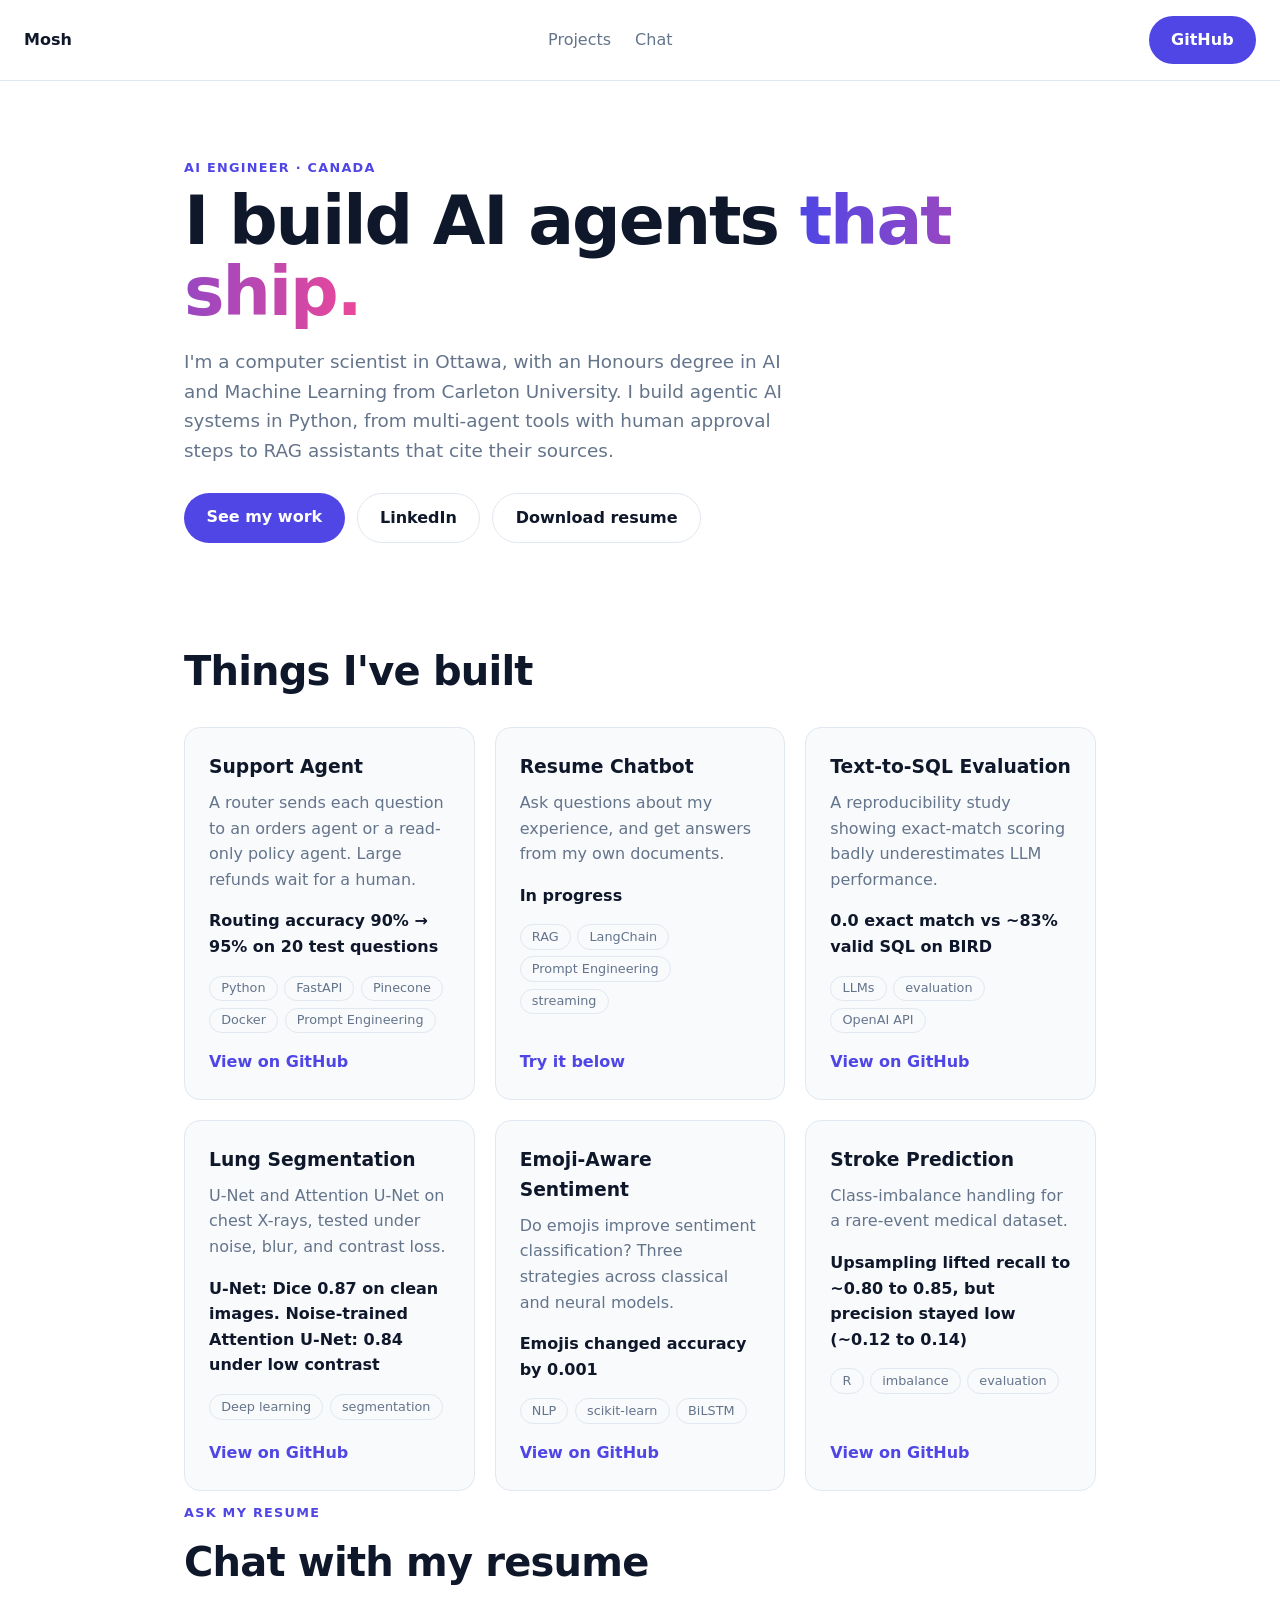
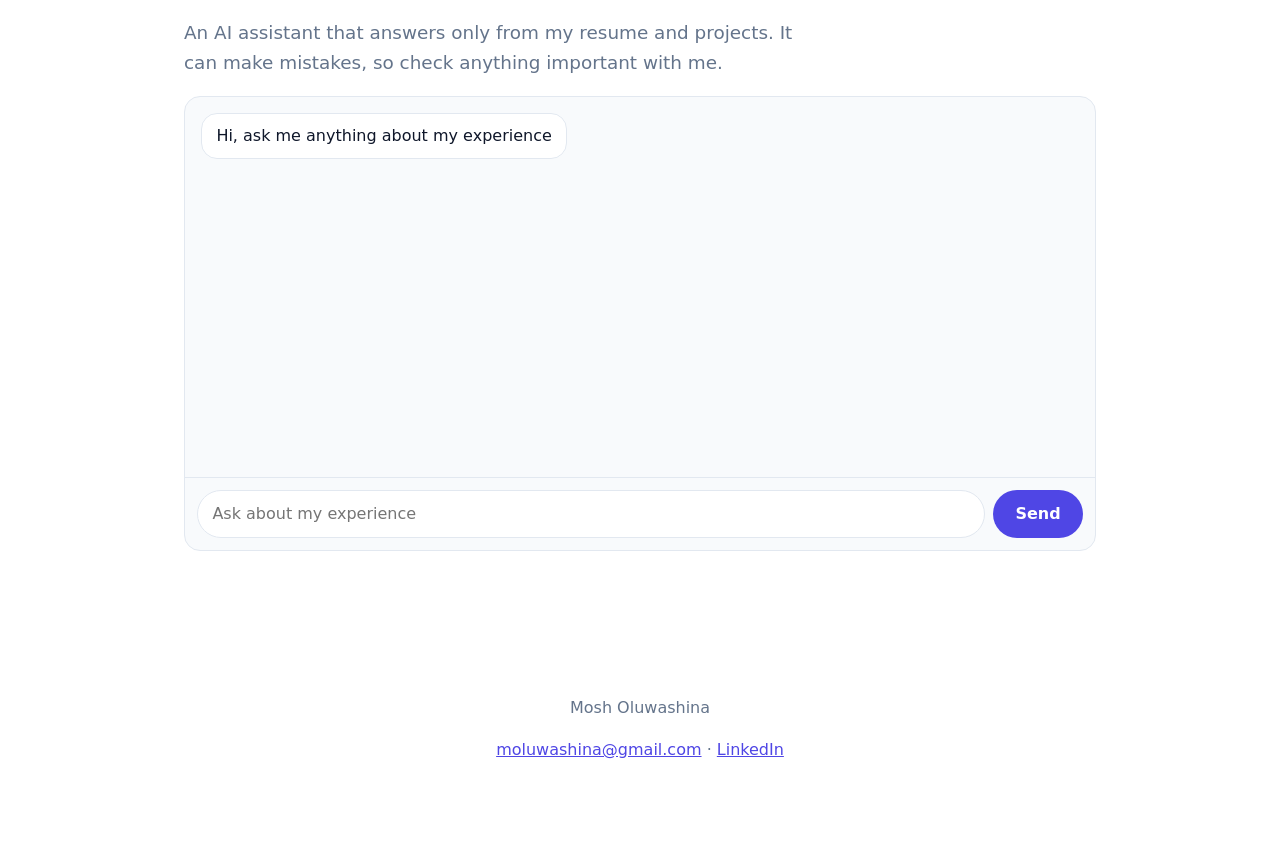
<file: docs/index.html>
<!DOCTYPE html>
<html lang="en">
<head>
    <meta charset="UTF-8">
    <meta name="viewport" content="width=device-width, initial-scale=1.0">
    <title>Mosh | AI Engineer</title>
    <link rel="stylesheet" href="style.css">
    <link rel="icon" type="image/png" href="favicon.png">
</head>
<body>
    <nav class="topbar">
        <a class="logo" href="#">Mosh</a>
        <div class="links">
            <a href="#projects">Projects</a>
            <a href="#chat">Chat</a>
        </div>
        <a href="https://github.com/Mosh1132" target="_blank" class="button">GitHub</a>
    </nav>
    <header class="hero">
        <p class="eyebrow">AI ENGINEER · CANADA</p>
        <h1> I build AI agents <span class="gradient">that ship.</span></h1>
        <p class="lead">I'm a computer scientist in Ottawa, with an Honours degree in AI and Machine Learning from Carleton University.
  I build agentic AI systems in Python, from multi-agent tools with human approval steps to RAG assistants that cite their sources.</p>
        <div class="actions">
            <a class="button" href="#projects">See my work</a>
            <a href="https://www.linkedin.com/in/mosopefoluwa-oluwashina-9428b6300/" target="_blank" class="button ghost">LinkedIn</a>
            <a class="button ghost" href="Oluwashina_Resume.pdf" download>Download resume</a>
        </div>
    </header>
    <main>
        <section id="projects">
            <h2>Things I've built</h2>
            <div class="grid">
                <article class="card">
                    <h3>Support Agent</h3>
                    <p>A router sends each question to an orders agent or a read-only policy agent. Large refunds wait for a human.</p>
                    <p class="stat">Routing accuracy 90% → 95% on 20 test questions</p>
                    <ul>
                        <li>Python</li>
                        <li>FastAPI</li>
                        <li>Pinecone</li>
                        <li>Docker</li>
                        <li>Prompt Engineering</li>
                    </ul>
                    <a href="https://github.com/Mosh1132/support-agent" target="_blank">View on GitHub</a>
                </article>
                <article class="card">
                    <h3>Resume Chatbot</h3>
                    <p>Ask questions about my experience, and get answers from my own documents.</p>
                    <p class="stat">In progress</p>
                    <ul>
                        <li>RAG</li>
                        <li>LangChain</li>
                        <li>Prompt Engineering</li>
                        <li>streaming</li>
                    </ul>
                    <a href="#chat">Try it below</a>
                </article>
                <article class="card">
                    <h3>Text-to-SQL Evaluation</h3>
                    <p>A reproducibility study showing exact-match scoring badly underestimates LLM performance.</p>
                    <p class="stat">0.0 exact match vs ~83% valid SQL on BIRD</p>
                    <ul>
                        <li>LLMs</li>
                        <li>evaluation</li>
                        <li>OpenAI API</li>
                    </ul>
                    <a href="https://github.com/Mosh1132/text-to-sql-eval-sensitivity" target="_blank">View on GitHub</a>
                </article>
                <article class="card">
                    <h3>Lung Segmentation</h3>
                    <p>U-Net and Attention U-Net on chest X-rays, tested under noise, blur, and contrast loss.</p>
                    <p class="stat">U-Net: Dice 0.87 on clean images. Noise-trained Attention U-Net: 0.84 under low contrast</p>
                    <ul>
                        <li>Deep learning</li>
                        <li>segmentation</li>
                    </ul>
                    <a href="https://github.com/Mosh1132/lung-segmentation-robustness" target="_blank">View on GitHub</a>
                </article>
                <article class="card">
                    <h3>Emoji-Aware Sentiment</h3>
                    <p>Do emojis improve sentiment classification? Three strategies across classical and neural models.</p>
                    <p class="stat">Emojis changed accuracy by 0.001</p>
                    <ul>
                        <li>NLP</li>
                        <li>scikit-learn</li>
                        <li>BiLSTM</li>
                    </ul>
                    <a href="https://github.com/Mosh1132/emoji-aware-sentiment-analysis" target="_blank">View on GitHub</a>
                </article>
                <article class="card">
                    <h3>Stroke Prediction</h3>
                    <p>Class-imbalance handling for a rare-event medical dataset.</p>
                    <p class="stat">Upsampling lifted recall to ~0.80 to 0.85, but precision stayed low (~0.12 to 0.14)</p>
                    <ul>
                        <li>R</li>
                        <li>imbalance</li>
                        <li>evaluation</li>
                    </ul>
                    <a href="https://github.com/Mosh1132/stroke-prediction-r" target="_blank">View on GitHub</a>
                </article>
            </div>
        </section>
        <section id="chat">
    <p class="eyebrow">ASK MY RESUME</p>
    <h2>Chat with my resume</h2>
    <p class="lead">An AI assistant that answers only from my resume and projects. It can make mistakes, so check anything important with me.</p>

    <div class="chat-box">
        <div id="messages" class="messages"></div>
        <form id="chat-form" class="chat-form">
            <input id="chat-input" type="text" placeholder="Ask about my experience" maxlength="500" autocomplete="off" required>
            <button id="send" class="button" type="submit">Send</button>
        </form>
    </div>
</section>
    </main>
    <footer>
        <p>Mosh Oluwashina</p>
        <p><a href="mailto:moluwashina@gmail.com?subject=Hello%20Mosh&body=Hi%20Mosh%2C%20I%20saw%20your%20portfolio%20and%20would%20like%20to%20talk.">moluwashina@gmail.com</a> · <a href="https://www.linkedin.com/in/mosopefoluwa-oluwashina-9428b6300/">LinkedIn</a></p>
    </footer>
    <script src="chat.js"></script>
</body>
</html>
</file>
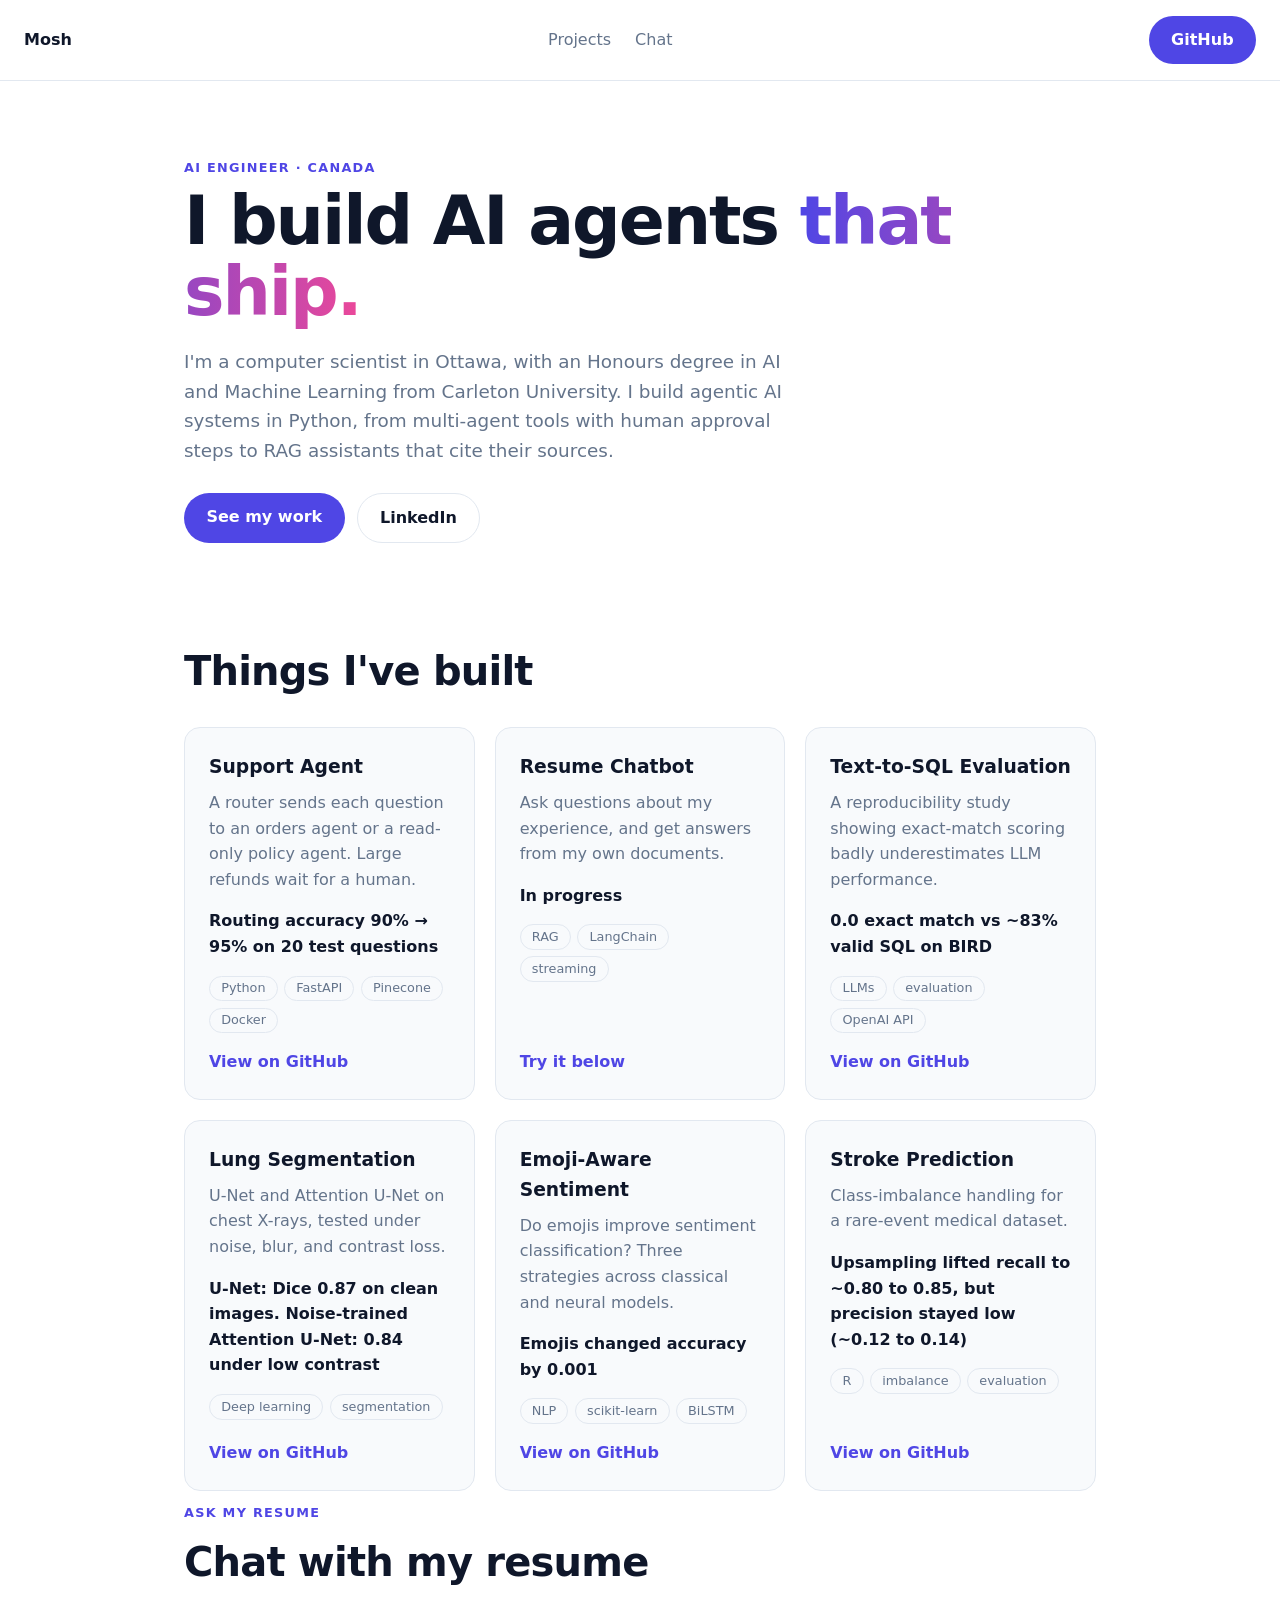
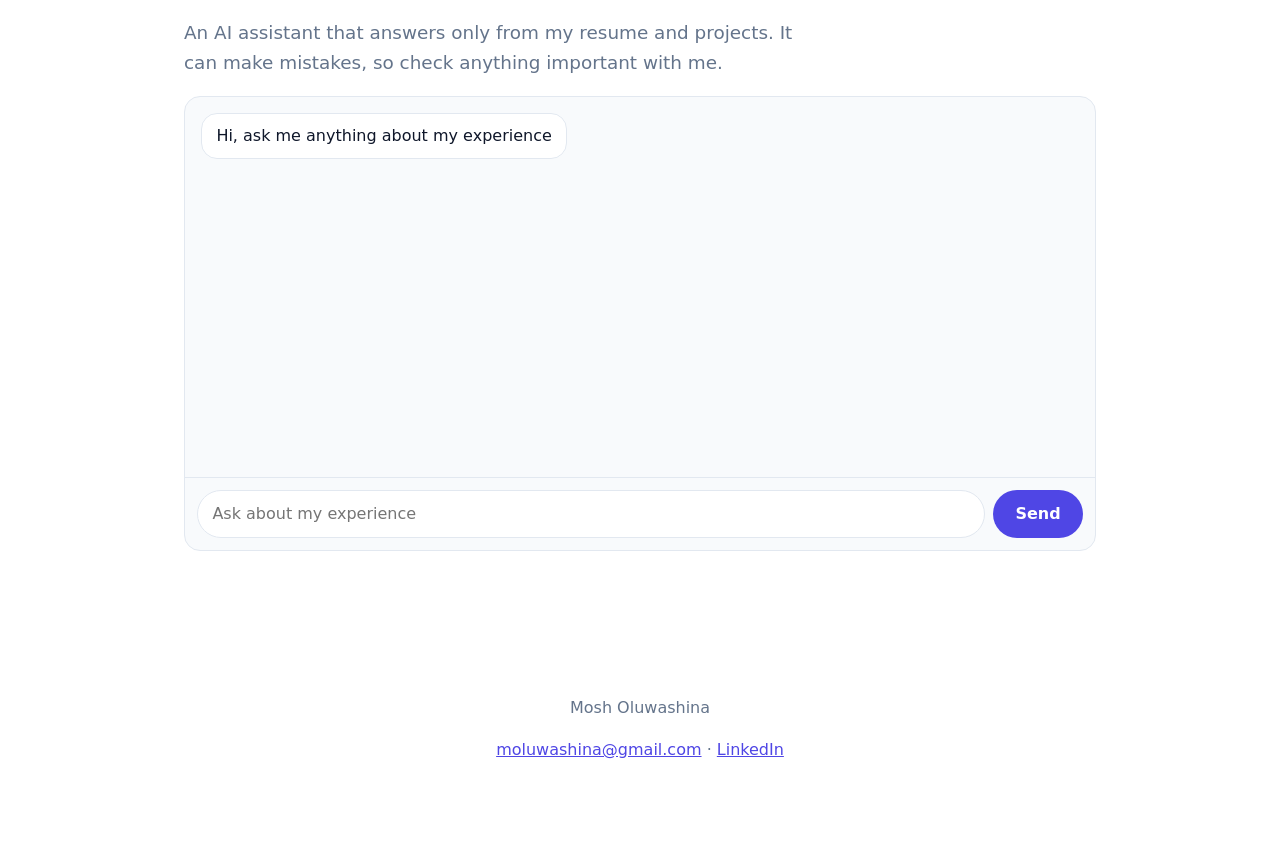
<file: site/index.html>
<!DOCTYPE html>
<html lang="en">
<head>
    <meta charset="UTF-8">
    <meta name="viewport" content="width=device-width, initial-scale=1.0">
    <title>Mosh | AI Engineer</title>
    <link rel="stylesheet" href="style.css">
</head>
<body>
    <nav class="topbar">
        <a class="logo" href="#">Mosh</a>
        <div class="links">
            <a href="#projects">Projects</a>
            <a href="#chat">Chat</a>
        </div>
        <a href="https://github.com/Mosh1132" target="_blank" class="button">GitHub</a>
    </nav>
    <header class="hero">
        <p class="eyebrow">AI ENGINEER · CANADA</p>
        <h1> I build AI agents <span class="gradient">that ship.</span></h1>
        <p class="lead">I'm a computer scientist in Ottawa, with an Honours degree in AI and Machine Learning from Carleton University.
  I build agentic AI systems in Python, from multi-agent tools with human approval steps to RAG assistants that cite their sources.</p>
        <div class="actions">
            <a class="button" href="#projects">See my work</a>
            <a href="https://www.linkedin.com/in/mosopefoluwa-oluwashina-9428b6300/" target="_blank" class="button ghost">LinkedIn</a>
        </div>
    </header>
    <main>
        <section id="projects">
            <h2>Things I've built</h2>
            <div class="grid">
                <article class="card">
                    <h3>Support Agent</h3>
                    <p>A router sends each question to an orders agent or a read-only policy agent. Large refunds wait for a human.</p>
                    <p class="stat">Routing accuracy 90% → 95% on 20 test questions</p>
                    <ul>
                        <li>Python</li>
                        <li>FastAPI</li>
                        <li>Pinecone</li>
                        <li>Docker</li>
                    </ul>
                    <a href="https://github.com/Mosh1132/support-agent" target="_blank">View on GitHub</a>
                </article>
                <article class="card">
                    <h3>Resume Chatbot</h3>
                    <p>Ask questions about my experience, and get answers from my own documents.</p>
                    <p class="stat">In progress</p>
                    <ul>
                        <li>RAG</li>
                        <li>LangChain</li>
                        <li>streaming</li>
                    </ul>
                    <a href="#chat">Try it below</a>
                </article>
                <article class="card">
                    <h3>Text-to-SQL Evaluation</h3>
                    <p>A reproducibility study showing exact-match scoring badly underestimates LLM performance.</p>
                    <p class="stat">0.0 exact match vs ~83% valid SQL on BIRD</p>
                    <ul>
                        <li>LLMs</li>
                        <li>evaluation</li>
                        <li>OpenAI API</li>
                    </ul>
                    <a href="https://github.com/Mosh1132/text-to-sql-eval-sensitivity" target="_blank">View on GitHub</a>
                </article>
                <article class="card">
                    <h3>Lung Segmentation</h3>
                    <p>U-Net and Attention U-Net on chest X-rays, tested under noise, blur, and contrast loss.</p>
                    <p class="stat">U-Net: Dice 0.87 on clean images. Noise-trained Attention U-Net: 0.84 under low contrast</p>
                    <ul>
                        <li>Deep learning</li>
                        <li>segmentation</li>
                    </ul>
                    <a href="https://github.com/Mosh1132/lung-segmentation-robustness" target="_blank">View on GitHub</a>
                </article>
                <article class="card">
                    <h3>Emoji-Aware Sentiment</h3>
                    <p>Do emojis improve sentiment classification? Three strategies across classical and neural models.</p>
                    <p class="stat">Emojis changed accuracy by 0.001</p>
                    <ul>
                        <li>NLP</li>
                        <li>scikit-learn</li>
                        <li>BiLSTM</li>
                    </ul>
                    <a href="https://github.com/Mosh1132/emoji-aware-sentiment-analysis" target="_blank">View on GitHub</a>
                </article>
                <article class="card">
                    <h3>Stroke Prediction</h3>
                    <p>Class-imbalance handling for a rare-event medical dataset.</p>
                    <p class="stat">Upsampling lifted recall to ~0.80 to 0.85, but precision stayed low (~0.12 to 0.14)</p>
                    <ul>
                        <li>R</li>
                        <li>imbalance</li>
                        <li>evaluation</li>
                    </ul>
                    <a href="https://github.com/Mosh1132/stroke-prediction-r" target="_blank">View on GitHub</a>
                </article>
            </div>
        </section>
        <section id="chat">
    <p class="eyebrow">ASK MY RESUME</p>
    <h2>Chat with my resume</h2>
    <p class="lead">An AI assistant that answers only from my resume and projects. It can make mistakes, so check anything important with me.</p>

    <div class="chat-box">
        <div id="messages" class="messages"></div>
        <form id="chat-form" class="chat-form">
            <input id="chat-input" type="text" placeholder="Ask about my experience" maxlength="500" autocomplete="off" required>
            <button id="send" class="button" type="submit">Send</button>
        </form>
    </div>
</section>
    </main>
    <footer>
        <p>Mosh Oluwashina</p>
        <p><a href="mailto:moluwashina@gmail.com?subject=Hello%20Mosh&body=Hi%20Mosh%2C%20I%20saw%20your%20portfolio%20and%20would%20like%20to%20talk.">moluwashina@gmail.com</a> · <a href="https://www.linkedin.com/in/mosopefoluwa-oluwashina-9428b6300/">LinkedIn</a></p>
    </footer>
    <script src="chat.js"></script>
</body>
</html>
</file>
<file: docs/style.css>
* {box-sizing: border-box}
:root {
    --accent: #4f46e5;
    --bg: #ffffff;
    --text: #0f172a;
    --muted: #64748b;
    --border: #e2e8f0;
    --card: #f8fafc;
    --on-accent: #ffffff;
    color-scheme: light dark;
}
body {
    margin: 0;
    font-family: system-ui, -apple-system, "Segoe UI", Roboto, sans-serif;
    line-height: 1.6;
    color: var(--text);
    background: var(--bg);
}
main, header, footer {
    margin: 0 auto;
    max-width: 960px;
    padding: 4rem 1.5rem;
}
a {
    color: var(--accent);
}
.topbar{
    display: flex;
    justify-content: space-between;
    align-items: center;
    padding: 1rem 1.5rem;
    border-bottom: 1px solid var(--border);
    position: sticky;
    top: 0;
    background: var(--bg);
    z-index: 10;
}
nav a {
    text-decoration: none;
    color: var(--muted);
}
.links {
    display: flex;
    gap: 1.5rem;
}
.logo {
    font-weight: 700;
    color: var(--text);
}
h1 {
    font-size: clamp(2.25rem, 6vw, 4.25rem);
    line-height: 1.05;
    letter-spacing: -0.03em;
    margin-top: 0;
    margin-bottom: 1.25rem;

}
.gradient{
    background: linear-gradient(90deg, var(--accent), #ec4899);
    -webkit-background-clip: text;
    background-clip: text;
    color: transparent;
}
.button {
    display: inline-block;
    padding: 0.7rem 1.4rem;
    background: var(--accent);
    color: var(--on-accent);
    border-radius: 999px;
    font-weight: 600;
    text-decoration: none;
    transition: opacity 0.15s ease, transform 0.15s ease;
}
.button.ghost {
    background: transparent;
    color: var(--text);
    border: 1px solid var(--border);
}
.button:hover {
    opacity: 0.9;
    transform: translateY(-3px);
}
.hero {
    padding-bottom: 2rem;
}
.eyebrow {
    font-size: 0.8rem;
    font-weight: 600;
    letter-spacing: 0.1em;
    margin-bottom: .5em;
    color: var(--accent);
}
.lead {
    color: var(--muted);
    font-size: 1.15rem;
    max-width: 620px;
}
.actions {
    display: flex;
    flex-wrap: wrap;
    gap: 0.75rem;
    margin-top: 1.75rem;
}
.grid {
    display: grid;
    gap: 1.25rem;
    grid-template-columns: repeat(auto-fit, minmax(280px, 1fr));
}
.card {
    background: var(--card);
    border: 1px solid var(--border);
    border-radius: 16px;
    padding: 1.5rem;
    transition: transform 0.2s ease, border-color 0.2s ease;
    display: flex;
    flex-direction: column;
    position: relative;
}
.card:hover{
    transform: translateY(-4px);
    border-color: var(--accent);
}
.card h3{
    margin: 0 0 0.5rem;
}
.card p{
    margin: 0 0 1rem;
    color: var(--muted);
}
.card .stat{
    color: var(--text);
    font-weight: 600;
}
.card ul{
    list-style: none;
    padding: 0;
    margin: 0 0 1rem;
    display: flex;
    flex-wrap: wrap;
    gap: 0.4rem;
}
.card li {
    padding: 0.1rem 0.7rem;
    font-size: 0.8rem;
    color: var(--muted);
    border: 1px solid var(--border);
    border-radius: 999px;
}
.card a {
    margin-top: auto;
    font-weight: 600;
    text-decoration: none;
}
.card a::after {
    content: "";
    position: absolute;
    inset: 0;
}
h2{
    font-size: clamp(1.75rem, 4vw, 2.5rem);
    letter-spacing: -0.02em;
    margin: 0 0 1.5rem;
}
footer p{
    color: var(--muted);
    text-align: center;
}
.card:focus-within {
    border-color: var(--accent);
}
.chat-box{
    background: var(--card);
    border: 1px solid var(--border);
    border-radius: 16px;
    overflow: hidden;
}
.messages {
    height: 380px;
    overflow-y: auto;
    padding: 1rem;
    display: flex;
    flex-direction: column;
    gap: 0.75rem;
}
.bubble {
    max-width: 85%;
    padding: 0.65rem 0.9rem;
    line-height: 1.5;
    border-radius: 16px;
    white-space: pre-wrap;
}
.bubble.user {
    align-self: flex-end;
    background: var(--accent);
    color: var(--on-accent);
}
.bubble.bot {
    align-self: flex-start;
    background: var(--bg);
    border: 1px solid var(--border);
}
.chat-form {
    display: flex;
    gap: 0.5rem;
    padding: 0.75rem;
    border-top: 1px solid var(--border);
}
.chat-form input {
    flex: 1;
    font: inherit;
    padding: 0.65rem 0.9rem;
    border-radius: 999px;
    background: var(--bg);
    color: var(--text);
    border: 1px solid var(--border);
}
.chat-form input:focus {
    outline: 2px solid var(--accent);
}
.chat-form .button {
    border: 0;
    font: inherit;
    font-weight: 600;
    cursor: pointer;
}
.chat-form .button:disabled {
    opacity: 0.5;
    cursor: not-allowed;
}
.sources { margin-top: 8px; display: flex; flex-wrap: wrap; gap: 6px; }
.source-tag {
  font-size: 12px;
  padding: 2px 8px;
  border-radius: 999px;
  border: 1px solid currentColor;
  opacity: 0.65;
}
@media (prefers-color-scheme: dark) {
    :root {
        --bg: #0b0d12;
        --text: #f1f5f9;
        --muted: #94a3b8;
        --accent: #818cf8;
        --border: #232733;
        --card: #12151c;
        --on-accent: #0b0d12;
    }
}
</file>
<file: site/style.css>
* {box-sizing: border-box}
:root {
    --accent: #4f46e5;
    --bg: #ffffff;
    --text: #0f172a;
    --muted: #64748b;
    --border: #e2e8f0;
    --card: #f8fafc;
    --on-accent: #ffffff;
    color-scheme: light dark;
}
body {
    margin: 0;
    font-family: system-ui, -apple-system, "Segoe UI", Roboto, sans-serif;
    line-height: 1.6;
    color: var(--text);
    background: var(--bg);
}
main, header, footer {
    margin: 0 auto;
    max-width: 960px;
    padding: 4rem 1.5rem;
}
a {
    color: var(--accent);
}
.topbar{
    display: flex;
    justify-content: space-between;
    align-items: center;
    padding: 1rem 1.5rem;
    border-bottom: 1px solid var(--border);
    position: sticky;
    top: 0;
    background: var(--bg);
    z-index: 10;
}
nav a {
    text-decoration: none;
    color: var(--muted);
}
.links {
    display: flex;
    gap: 1.5rem;
}
.logo {
    font-weight: 700;
    color: var(--text);
}
h1 {
    font-size: clamp(2.25rem, 6vw, 4.25rem);
    line-height: 1.05;
    letter-spacing: -0.03em;
    margin-top: 0;
    margin-bottom: 1.25rem;

}
.gradient{
    background: linear-gradient(90deg, var(--accent), #ec4899);
    -webkit-background-clip: text;
    background-clip: text;
    color: transparent;
}
.button {
    display: inline-block;
    padding: 0.7rem 1.4rem;
    background: var(--accent);
    color: var(--on-accent);
    border-radius: 999px;
    font-weight: 600;
    text-decoration: none;
    transition: opacity 0.15s ease, transform 0.15s ease;
}
.button.ghost {
    background: transparent;
    color: var(--text);
    border: 1px solid var(--border);
}
.button:hover {
    opacity: 0.9;
    transform: translateY(-3px);
}
.hero {
    padding-bottom: 2rem;
}
.eyebrow {
    font-size: 0.8rem;
    font-weight: 600;
    letter-spacing: 0.1em;
    margin-bottom: .5em;
    color: var(--accent);
}
.lead {
    color: var(--muted);
    font-size: 1.15rem;
    max-width: 620px;
}
.actions {
    display: flex;
    flex-wrap: wrap;
    gap: 0.75rem;
    margin-top: 1.75rem;
}
.grid {
    display: grid;
    gap: 1.25rem;
    grid-template-columns: repeat(auto-fit, minmax(280px, 1fr));
}
.card {
    background: var(--card);
    border: 1px solid var(--border);
    border-radius: 16px;
    padding: 1.5rem;
    transition: transform 0.2s ease, border-color 0.2s ease;
    display: flex;
    flex-direction: column;
    position: relative;
}
.card:hover{
    transform: translateY(-4px);
    border-color: var(--accent);
}
.card h3{
    margin: 0 0 0.5rem;
}
.card p{
    margin: 0 0 1rem;
    color: var(--muted);
}
.card .stat{
    color: var(--text);
    font-weight: 600;
}
.card ul{
    list-style: none;
    padding: 0;
    margin: 0 0 1rem;
    display: flex;
    flex-wrap: wrap;
    gap: 0.4rem;
}
.card li {
    padding: 0.1rem 0.7rem;
    font-size: 0.8rem;
    color: var(--muted);
    border: 1px solid var(--border);
    border-radius: 999px;
}
.card a {
    margin-top: auto;
    font-weight: 600;
    text-decoration: none;
}
.card a::after {
    content: "";
    position: absolute;
    inset: 0;
}
h2{
    font-size: clamp(1.75rem, 4vw, 2.5rem);
    letter-spacing: -0.02em;
    margin: 0 0 1.5rem;
}
footer p{
    color: var(--muted);
    text-align: center;
}
.card:focus-within {
    border-color: var(--accent);
}
.chat-box{
    background: var(--card);
    border: 1px solid var(--border);
    border-radius: 16px;
    overflow: hidden;
}
.messages {
    height: 380px;
    overflow-y: auto;
    padding: 1rem;
    display: flex;
    flex-direction: column;
    gap: 0.75rem;
}
.bubble {
    max-width: 85%;
    padding: 0.65rem 0.9rem;
    line-height: 1.5;
    border-radius: 16px;
    white-space: pre-wrap;
}
.bubble.user {
    align-self: flex-end;
    background: var(--accent);
    color: var(--on-accent);
}
.bubble.bot {
    align-self: flex-start;
    background: var(--bg);
    border: 1px solid var(--border);
}
.chat-form {
    display: flex;
    gap: 0.5rem;
    padding: 0.75rem;
    border-top: 1px solid var(--border);
}
.chat-form input {
    flex: 1;
    font: inherit;
    padding: 0.65rem 0.9rem;
    border-radius: 999px;
    background: var(--bg);
    color: var(--text);
    border: 1px solid var(--border);
}
.chat-form input:focus {
    outline: 2px solid var(--accent);
}
.chat-form .button {
    border: 0;
    font: inherit;
    font-weight: 600;
    cursor: pointer;
}
.chat-form .button:disabled {
    opacity: 0.5;
    cursor: not-allowed;
}
@media (prefers-color-scheme: dark) {
    :root {
        --bg: #0b0d12;
        --text: #f1f5f9;
        --muted: #94a3b8;
        --accent: #818cf8;
        --border: #232733;
        --card: #12151c;
        --on-accent: #0b0d12;
    }
}
</file>
